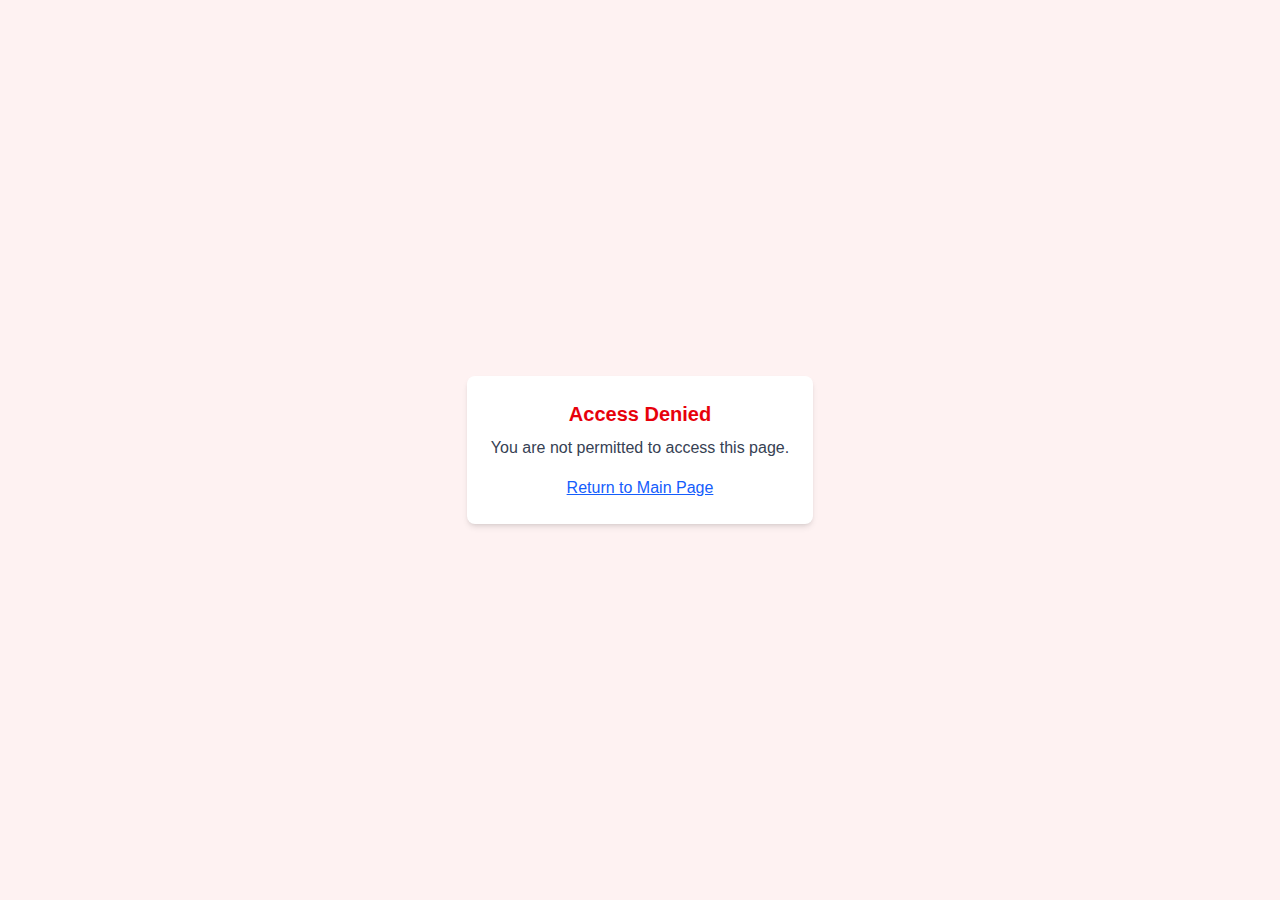
<file: start.html>
<!DOCTYPE html>
<html lang="en">

<head>
    <meta charSet="utf-8" />
    <meta name="viewport" content="width=device-width, initial-scale=1" />
    <link rel="preload" href="_next/static/media/4cf2300e9c8272f7-s.p.woff2" as="font" crossorigin=""
        type="font/woff2" />
    <link rel="preload" href="_next/static/media/93f479601ee12b01-s.p.woff2" as="font" crossorigin=""
        type="font/woff2" />
    <link rel="stylesheet" href="_next/static/css/fff11f5a038e3b5e.css" data-precedence="next" />
    <link rel="preload" as="script" fetchPriority="low" href="_next/static/chunks/webpack-6ae88a5c75739f60.js" />
    <script src="_next/static/chunks/4bd1b696-16d31fee7c0418ea.js" async=""></script>
    <script src="_next/static/chunks/587-08cd56b1ed7b7af6.js" async=""></script>
    <script src="_next/static/chunks/main-app-c9bae153db400337.js" async=""></script>
    <script src="_next/static/chunks/9c4e2130-5554831df367a087.js" async=""></script>
    <script src="_next/static/chunks/479ba886-e3358881a396dcd1.js" async=""></script>
    <script src="_next/static/chunks/app/start/page-691286c07902a63a.js" async=""></script>
    <meta name="next-size-adjust" content="" />
    <title>Create Next App</title>
    <meta name="description" content="Generated by create next app" />
    <link rel="icon" href="favicon.ico" type="image/x-icon" sizes="16x16" />
    <link href="https://fonts.cdnfonts.com/css/minion-pro" rel="stylesheet" />
    <link
        href="https://fonts.googleapis.com/css2?family=Source+Serif+4:ital,opsz,wght@0,8..60,200..900;1,8..60,200..900&amp;display=swap"
        rel="stylesheet" />
    <script src="_next/static/chunks/polyfills-42372ed130431b0a.js" noModule=""></script>
</head>

<body class="__variable_188709 __variable_9a8899 antialiased">
    <script src="_next/static/chunks/webpack-6ae88a5c75739f60.js" async=""></script>
    <script>(self.__next_f = self.__next_f || []).push([0])</script>
    <script>self.__next_f.push([1, "1:\"$Sreact.fragment\"\n2:I[5244,[],\"\"]\n3:I[3866,[],\"\"]\n4:I[7033,[],\"ClientPageRoot\"]\n5:I[6438,[\"512\",\"static/chunks/9c4e2130-5554831df367a087.js\",\"380\",\"static/chunks/479ba886-e3358881a396dcd1.js\",\"397\",\"static/chunks/app/start/page-691286c07902a63a.js\"],\"default\"]\n8:I[6213,[],\"OutletBoundary\"]\nb:I[6213,[],\"ViewportBoundary\"]\nd:I[6213,[],\"MetadataBoundary\"]\nf:I[4835,[],\"\"]\n:HL[\"/_next/static/media/4cf2300e9c8272f7-s.p.woff2\",\"font\",{\"crossOrigin\":\"\",\"type\":\"font/woff2\"}]\n:HL[\"/_next/static/media/93f479601ee12b01-s.p.woff2\",\"font\",{\"crossOrigin\":\"\",\"type\":\"font/woff2\"}]\n:HL[\"/_next/static/css/fff11f5a038e3b5e.css\",\"style\"]\n"])</script>
    <script>self.__next_f.push([1, "0:{\"P\":null,\"b\":\"5lTXcse8uDz3_7Km2kXm6\",\"p\":\"\",\"c\":[\"\",\"start\"],\"i\":false,\"f\":[[[\"\",{\"children\":[\"start\",{\"children\":[\"__PAGE__\",{}]}]},\"$undefined\",\"$undefined\",true],[\"\",[\"$\",\"$1\",\"c\",{\"children\":[[[\"$\",\"link\",\"0\",{\"rel\":\"stylesheet\",\"href\":\"/_next/static/css/fff11f5a038e3b5e.css\",\"precedence\":\"next\",\"crossOrigin\":\"$undefined\",\"nonce\":\"$undefined\"}]],[\"$\",\"html\",null,{\"lang\":\"en\",\"children\":[[\"$\",\"head\",null,{\"children\":[[\"$\",\"link\",null,{\"href\":\"https://fonts.cdnfonts.com/css/minion-pro\",\"rel\":\"stylesheet\"}],[\"$\",\"link\",null,{\"href\":\"https://fonts.googleapis.com/css2?family=Source+Serif+4:ital,opsz,wght@0,8..60,200..900;1,8..60,200..900\u0026display=swap\",\"rel\":\"stylesheet\"}]]}],[\"$\",\"body\",null,{\"className\":\"__variable_188709 __variable_9a8899 antialiased\",\"children\":[\"$\",\"$L2\",null,{\"parallelRouterKey\":\"children\",\"error\":\"$undefined\",\"errorStyles\":\"$undefined\",\"errorScripts\":\"$undefined\",\"template\":[\"$\",\"$L3\",null,{}],\"templateStyles\":\"$undefined\",\"templateScripts\":\"$undefined\",\"notFound\":[[[\"$\",\"title\",null,{\"children\":\"404: This page could not be found.\"}],[\"$\",\"div\",null,{\"style\":{\"fontFamily\":\"system-ui,\\\"Segoe UI\\\",Roboto,Helvetica,Arial,sans-serif,\\\"Apple Color Emoji\\\",\\\"Segoe UI Emoji\\\"\",\"height\":\"100vh\",\"textAlign\":\"center\",\"display\":\"flex\",\"flexDirection\":\"column\",\"alignItems\":\"center\",\"justifyContent\":\"center\"},\"children\":[\"$\",\"div\",null,{\"children\":[[\"$\",\"style\",null,{\"dangerouslySetInnerHTML\":{\"__html\":\"body{color:#000;background:#fff;margin:0}.next-error-h1{border-right:1px solid rgba(0,0,0,.3)}@media (prefers-color-scheme:dark){body{color:#fff;background:#000}.next-error-h1{border-right:1px solid rgba(255,255,255,.3)}}\"}}],[\"$\",\"h1\",null,{\"className\":\"next-error-h1\",\"style\":{\"display\":\"inline-block\",\"margin\":\"0 20px 0 0\",\"padding\":\"0 23px 0 0\",\"fontSize\":24,\"fontWeight\":500,\"verticalAlign\":\"top\",\"lineHeight\":\"49px\"},\"children\":404}],[\"$\",\"div\",null,{\"style\":{\"display\":\"inline-block\"},\"children\":[\"$\",\"h2\",null,{\"style\":{\"fontSize\":14,\"fontWeight\":400,\"lineHeight\":\"49px\",\"margin\":0},\"children\":\"This page could not be found.\"}]}]]}]}]],\"$undefined\",[]],\"forbidden\":\"$undefined\",\"unauthorized\":\"$undefined\"}]}]]}]]}],{\"children\":[\"start\",[\"$\",\"$1\",\"c\",{\"children\":[null,[\"$\",\"$L2\",null,{\"parallelRouterKey\":\"children\",\"error\":\"$undefined\",\"errorStyles\":\"$undefined\",\"errorScripts\":\"$undefined\",\"template\":[\"$\",\"$L3\",null,{}],\"templateStyles\":\"$undefined\",\"templateScripts\":\"$undefined\",\"notFound\":\"$undefined\",\"forbidden\":\"$undefined\",\"unauthorized\":\"$undefined\"}]]}],{\"children\":[\"__PAGE__\",[\"$\",\"$1\",\"c\",{\"children\":[[\"$\",\"$L4\",null,{\"Component\":\"$5\",\"searchParams\":{},\"params\":{},\"promises\":[\"$@6\",\"$@7\"]}],\"$undefined\",null,[\"$\",\"$L8\",null,{\"children\":[\"$L9\",\"$La\",null]}]]}],{},null,false]},null,false]},null,false],[\"$\",\"$1\",\"h\",{\"children\":[null,[\"$\",\"$1\",\"-oMmvuccIq3msp4ezn-XL\",{\"children\":[[\"$\",\"$Lb\",null,{\"children\":\"$Lc\"}],[\"$\",\"meta\",null,{\"name\":\"next-size-adjust\",\"content\":\"\"}]]}],[\"$\",\"$Ld\",null,{\"children\":\"$Le\"}]]}],false]],\"m\":\"$undefined\",\"G\":[\"$f\",\"$undefined\"],\"s\":false,\"S\":true}\n"])</script>
    <script>self.__next_f.push([1, "6:{}\n7:{}\n"])</script>
    <script>self.__next_f.push([1, "c:[[\"$\",\"meta\",\"0\",{\"charSet\":\"utf-8\"}],[\"$\",\"meta\",\"1\",{\"name\":\"viewport\",\"content\":\"width=device-width, initial-scale=1\"}]]\n9:null\n"])</script>
    <script>self.__next_f.push([1, "a:null\ne:[[\"$\",\"title\",\"0\",{\"children\":\"Create Next App\"}],[\"$\",\"meta\",\"1\",{\"name\":\"description\",\"content\":\"Generated by create next app\"}],[\"$\",\"link\",\"2\",{\"rel\":\"icon\",\"href\":\"/favicon.ico\",\"type\":\"image/x-icon\",\"sizes\":\"16x16\"}]]\n"])</script>
</body>

</html>
</file>
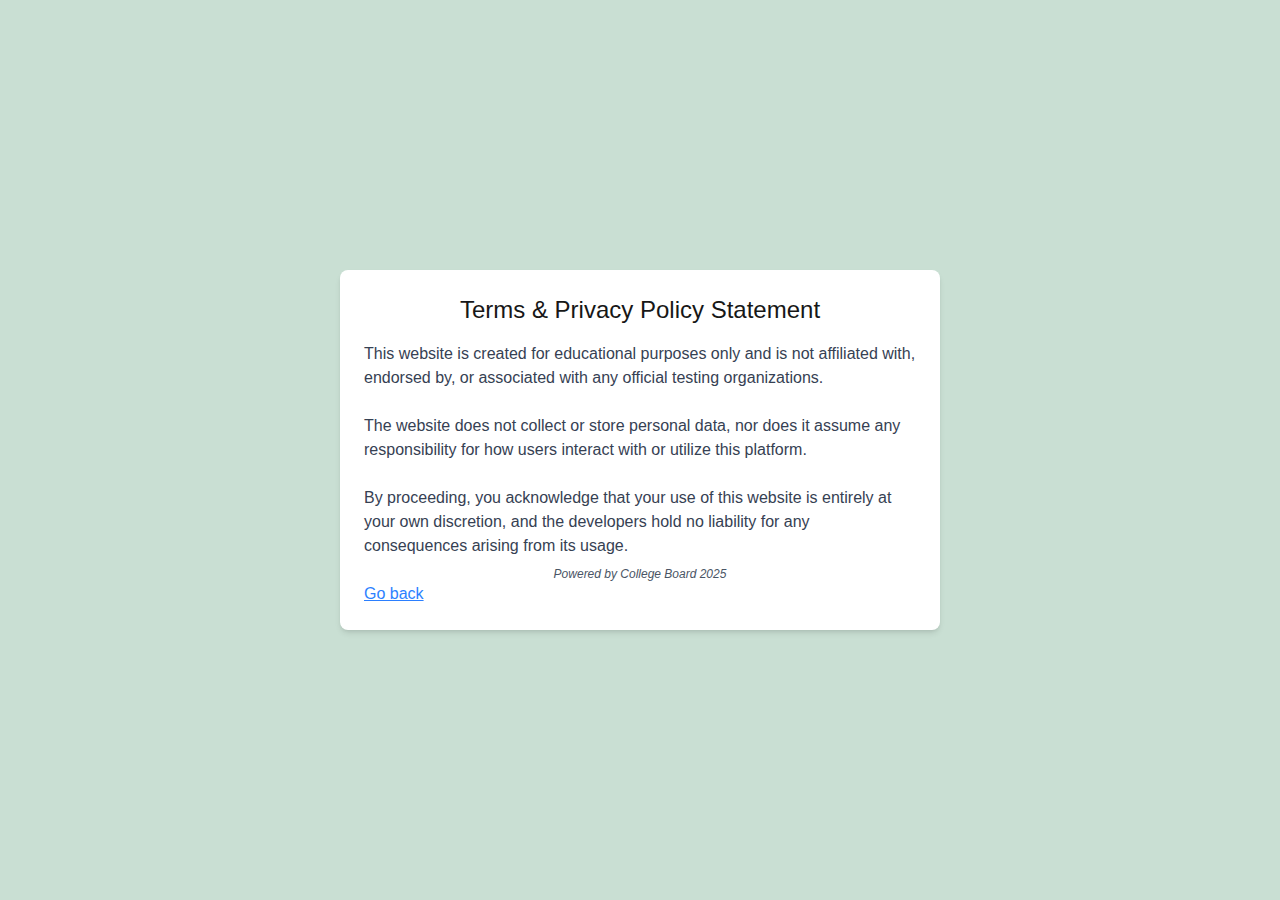
<file: terms.html>
<!DOCTYPE html><html lang="en"><head><meta charSet="utf-8"/><meta name="viewport" content="width=device-width, initial-scale=1"/><link rel="preload" href="_next/static/media/4cf2300e9c8272f7-s.p.woff2" as="font" crossorigin="" type="font/woff2"/><link rel="preload" href="_next/static/media/93f479601ee12b01-s.p.woff2" as="font" crossorigin="" type="font/woff2"/><link rel="stylesheet" href="_next/static/css/fff11f5a038e3b5e.css" data-precedence="next"/><link rel="preload" as="script" fetchPriority="low" href="_next/static/chunks/webpack-6ae88a5c75739f60.js"/><script src="_next/static/chunks/4bd1b696-16d31fee7c0418ea.js" async=""></script><script src="_next/static/chunks/587-08cd56b1ed7b7af6.js" async=""></script><script src="_next/static/chunks/main-app-c9bae153db400337.js" async=""></script><script src="_next/static/chunks/app/terms/page-670e50f2e30323c7.js" async=""></script><meta name="next-size-adjust" content=""/><title>Create Next App</title><meta name="description" content="Generated by create next app"/><link rel="icon" href="favicon.ico" type="image/x-icon" sizes="16x16"/><link href="https://fonts.cdnfonts.com/css/minion-pro" rel="stylesheet"/><link href="https://fonts.googleapis.com/css2?family=Source+Serif+4:ital,opsz,wght@0,8..60,200..900;1,8..60,200..900&amp;display=swap" rel="stylesheet"/><script src="_next/static/chunks/polyfills-42372ed130431b0a.js" noModule=""></script></head><body class="__variable_188709 __variable_9a8899 antialiased"><div class="min-h-screen bg-[#c9dfd3] flex flex-col items-center justify-center p-4"><div class="bg-white p-6 rounded-lg shadow-md w-[600px]"><h1 class="text-2xl mb-4 text-center">Terms &amp; Privacy Policy Statement</h1><p class="mt-2 text-gray-700">This website is created for educational purposes only and is not affiliated with, endorsed by, or associated with any official testing organizations.<br/><br/>The website does not collect or store personal data, nor does it assume any responsibility for how users interact with or utilize this platform.<br/><br/>By proceeding, you acknowledge that your use of this website is entirely at your own discretion, and the developers hold no liability for any consequences arising from its usage.</p><p class="mt-2 text-xs text-gray-600 italic text-center">Powered by College Board 2025</p><a class="text-blue-500 underline" href="index.html">Go back</a></div></div><script src="_next/static/chunks/webpack-6ae88a5c75739f60.js" async=""></script><script>(self.__next_f=self.__next_f||[]).push([0])</script><script>self.__next_f.push([1,"1:\"$Sreact.fragment\"\n2:I[5244,[],\"\"]\n3:I[3866,[],\"\"]\n4:I[7033,[],\"ClientPageRoot\"]\n5:I[7391,[\"66\",\"static/chunks/app/terms/page-670e50f2e30323c7.js\"],\"default\"]\n8:I[6213,[],\"OutletBoundary\"]\nb:I[6213,[],\"ViewportBoundary\"]\nd:I[6213,[],\"MetadataBoundary\"]\nf:I[4835,[],\"\"]\n:HL[\"/_next/static/media/4cf2300e9c8272f7-s.p.woff2\",\"font\",{\"crossOrigin\":\"\",\"type\":\"font/woff2\"}]\n:HL[\"/_next/static/media/93f479601ee12b01-s.p.woff2\",\"font\",{\"crossOrigin\":\"\",\"type\":\"font/woff2\"}]\n:HL[\"/_next/static/css/fff11f5a038e3b5e.css\",\"style\"]\n"])</script><script>self.__next_f.push([1,"0:{\"P\":null,\"b\":\"5lTXcse8uDz3_7Km2kXm6\",\"p\":\"\",\"c\":[\"\",\"terms\"],\"i\":false,\"f\":[[[\"\",{\"children\":[\"terms\",{\"children\":[\"__PAGE__\",{}]}]},\"$undefined\",\"$undefined\",true],[\"\",[\"$\",\"$1\",\"c\",{\"children\":[[[\"$\",\"link\",\"0\",{\"rel\":\"stylesheet\",\"href\":\"/_next/static/css/fff11f5a038e3b5e.css\",\"precedence\":\"next\",\"crossOrigin\":\"$undefined\",\"nonce\":\"$undefined\"}]],[\"$\",\"html\",null,{\"lang\":\"en\",\"children\":[[\"$\",\"head\",null,{\"children\":[[\"$\",\"link\",null,{\"href\":\"https://fonts.cdnfonts.com/css/minion-pro\",\"rel\":\"stylesheet\"}],[\"$\",\"link\",null,{\"href\":\"https://fonts.googleapis.com/css2?family=Source+Serif+4:ital,opsz,wght@0,8..60,200..900;1,8..60,200..900\u0026display=swap\",\"rel\":\"stylesheet\"}]]}],[\"$\",\"body\",null,{\"className\":\"__variable_188709 __variable_9a8899 antialiased\",\"children\":[\"$\",\"$L2\",null,{\"parallelRouterKey\":\"children\",\"error\":\"$undefined\",\"errorStyles\":\"$undefined\",\"errorScripts\":\"$undefined\",\"template\":[\"$\",\"$L3\",null,{}],\"templateStyles\":\"$undefined\",\"templateScripts\":\"$undefined\",\"notFound\":[[[\"$\",\"title\",null,{\"children\":\"404: This page could not be found.\"}],[\"$\",\"div\",null,{\"style\":{\"fontFamily\":\"system-ui,\\\"Segoe UI\\\",Roboto,Helvetica,Arial,sans-serif,\\\"Apple Color Emoji\\\",\\\"Segoe UI Emoji\\\"\",\"height\":\"100vh\",\"textAlign\":\"center\",\"display\":\"flex\",\"flexDirection\":\"column\",\"alignItems\":\"center\",\"justifyContent\":\"center\"},\"children\":[\"$\",\"div\",null,{\"children\":[[\"$\",\"style\",null,{\"dangerouslySetInnerHTML\":{\"__html\":\"body{color:#000;background:#fff;margin:0}.next-error-h1{border-right:1px solid rgba(0,0,0,.3)}@media (prefers-color-scheme:dark){body{color:#fff;background:#000}.next-error-h1{border-right:1px solid rgba(255,255,255,.3)}}\"}}],[\"$\",\"h1\",null,{\"className\":\"next-error-h1\",\"style\":{\"display\":\"inline-block\",\"margin\":\"0 20px 0 0\",\"padding\":\"0 23px 0 0\",\"fontSize\":24,\"fontWeight\":500,\"verticalAlign\":\"top\",\"lineHeight\":\"49px\"},\"children\":404}],[\"$\",\"div\",null,{\"style\":{\"display\":\"inline-block\"},\"children\":[\"$\",\"h2\",null,{\"style\":{\"fontSize\":14,\"fontWeight\":400,\"lineHeight\":\"49px\",\"margin\":0},\"children\":\"This page could not be found.\"}]}]]}]}]],\"$undefined\",[]],\"forbidden\":\"$undefined\",\"unauthorized\":\"$undefined\"}]}]]}]]}],{\"children\":[\"terms\",[\"$\",\"$1\",\"c\",{\"children\":[null,[\"$\",\"$L2\",null,{\"parallelRouterKey\":\"children\",\"error\":\"$undefined\",\"errorStyles\":\"$undefined\",\"errorScripts\":\"$undefined\",\"template\":[\"$\",\"$L3\",null,{}],\"templateStyles\":\"$undefined\",\"templateScripts\":\"$undefined\",\"notFound\":\"$undefined\",\"forbidden\":\"$undefined\",\"unauthorized\":\"$undefined\"}]]}],{\"children\":[\"__PAGE__\",[\"$\",\"$1\",\"c\",{\"children\":[[\"$\",\"$L4\",null,{\"Component\":\"$5\",\"searchParams\":{},\"params\":{},\"promises\":[\"$@6\",\"$@7\"]}],\"$undefined\",null,[\"$\",\"$L8\",null,{\"children\":[\"$L9\",\"$La\",null]}]]}],{},null,false]},null,false]},null,false],[\"$\",\"$1\",\"h\",{\"children\":[null,[\"$\",\"$1\",\"efA4nwosdiDYPOIzpFc6n\",{\"children\":[[\"$\",\"$Lb\",null,{\"children\":\"$Lc\"}],[\"$\",\"meta\",null,{\"name\":\"next-size-adjust\",\"content\":\"\"}]]}],[\"$\",\"$Ld\",null,{\"children\":\"$Le\"}]]}],false]],\"m\":\"$undefined\",\"G\":[\"$f\",\"$undefined\"],\"s\":false,\"S\":true}\n"])</script><script>self.__next_f.push([1,"6:{}\n7:{}\n"])</script><script>self.__next_f.push([1,"c:[[\"$\",\"meta\",\"0\",{\"charSet\":\"utf-8\"}],[\"$\",\"meta\",\"1\",{\"name\":\"viewport\",\"content\":\"width=device-width, initial-scale=1\"}]]\n9:null\n"])</script><script>self.__next_f.push([1,"a:null\ne:[[\"$\",\"title\",\"0\",{\"children\":\"Create Next App\"}],[\"$\",\"meta\",\"1\",{\"name\":\"description\",\"content\":\"Generated by create next app\"}],[\"$\",\"link\",\"2\",{\"rel\":\"icon\",\"href\":\"/favicon.ico\",\"type\":\"image/x-icon\",\"sizes\":\"16x16\"}]]\n"])</script></body></html>
</file>
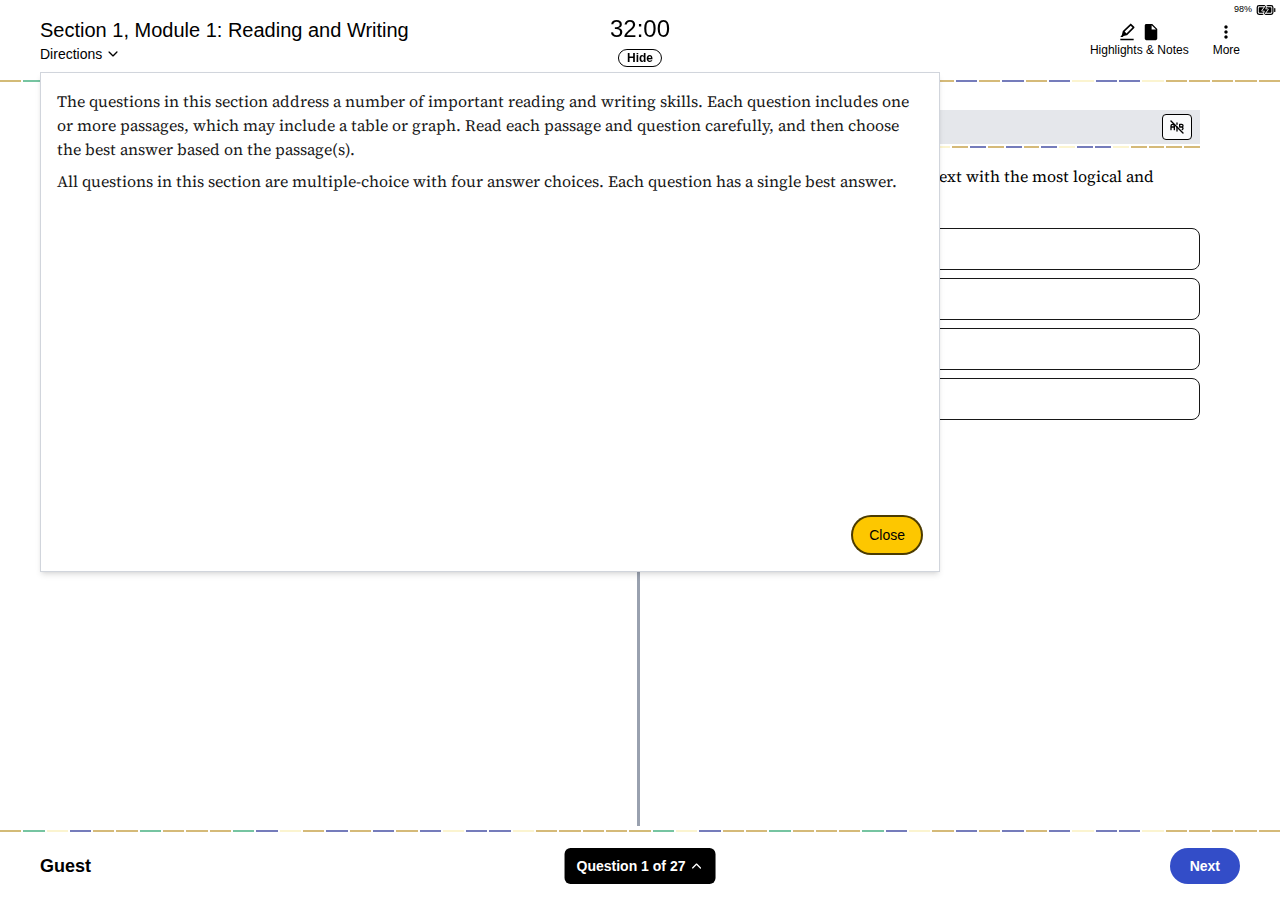
<file: test.html>
<!DOCTYPE html><html lang="en"><head><meta charSet="utf-8"/><meta name="viewport" content="width=device-width, initial-scale=1"/><link rel="preload" href="_next/static/media/4cf2300e9c8272f7-s.p.woff2" as="font" crossorigin="" type="font/woff2"/><link rel="preload" href="_next/static/media/93f479601ee12b01-s.p.woff2" as="font" crossorigin="" type="font/woff2"/><link rel="stylesheet" href="_next/static/css/fff11f5a038e3b5e.css" data-precedence="next"/><link rel="preload" as="script" fetchPriority="low" href="_next/static/chunks/webpack-6ae88a5c75739f60.js"/><script src="_next/static/chunks/4bd1b696-16d31fee7c0418ea.js" async=""></script><script src="_next/static/chunks/587-08cd56b1ed7b7af6.js" async=""></script><script src="_next/static/chunks/main-app-c9bae153db400337.js" async=""></script><script src="_next/static/chunks/9c4e2130-5554831df367a087.js" async=""></script><script src="_next/static/chunks/f8025e75-88d81abbc80e217c.js" async=""></script><script src="_next/static/chunks/795d4814-3a337fd028c275a2.js" async=""></script><script src="_next/static/chunks/53c13509-c1d178a274db9671.js" async=""></script><script src="_next/static/chunks/59650de3-461b06c180afbb5d.js" async=""></script><script src="_next/static/chunks/8e1d74a4-1aab10d91acf188d.js" async=""></script><script src="_next/static/chunks/5e22fd23-88f37a64787a5db1.js" async=""></script><script src="_next/static/chunks/e34aaff9-27c6656c9cd54475.js" async=""></script><script src="_next/static/chunks/3d47b92a-efc5b4eeaf7a51ce.js" async=""></script><script src="_next/static/chunks/965-6f072a3a8b8547fe.js" async=""></script><script src="_next/static/chunks/app/test/page-539e225bad3c6b0f.js" async=""></script><meta name="next-size-adjust" content=""/><title>Create Next App</title><meta name="description" content="Generated by create next app"/><link rel="icon" href="favicon.ico" type="image/x-icon" sizes="16x16"/><link href="https://fonts.cdnfonts.com/css/minion-pro" rel="stylesheet"/><link href="https://fonts.googleapis.com/css2?family=Source+Serif+4:ital,opsz,wght@0,8..60,200..900;1,8..60,200..900&amp;display=swap" rel="stylesheet"/><script src="_next/static/chunks/polyfills-42372ed130431b0a.js" noModule=""></script></head><body class="__variable_188709 __variable_9a8899 antialiased"><div class="min-h-screen bg-white flex flex-col relative"><div class="absolute top-0 right-1 flex items-center gap-1 text-black"><span class="ordinary-font text-[9px]">98%</span><svg stroke="currentColor" fill="currentColor" stroke-width="0" viewBox="0 0 512 512" class="text-xl" height="1em" width="1em" xmlns="http://www.w3.org/2000/svg"><path d="M48 322.3V189.7A29.74 29.74 0 0 1 77.7 160h137.44l24.4-32H77.7A61.77 61.77 0 0 0 16 189.7v132.6A61.77 61.77 0 0 0 77.7 384h96.85a22.57 22.57 0 0 1 .26-7.32l.15-.75.21-.73 6.5-23.2H77.7A29.74 29.74 0 0 1 48 322.3zM386.3 128h-98.64a22.69 22.69 0 0 1-.27 7.2l-.15.74-.21.73-6.54 23.33H386.3a29.74 29.74 0 0 1 29.7 29.7v132.6a29.74 29.74 0 0 1-29.7 29.7H247l-24.42 32H386.3a61.77 61.77 0 0 0 61.7-61.7V189.7a61.77 61.77 0 0 0-61.7-61.7z"></path><path d="M162.65 294.16a24.37 24.37 0 0 1-21.56-13 25 25 0 0 1 1.42-25.83l.31-.46.33-.44L197.62 183H89.69a20 20 0 0 0-20 20v106a20 20 0 0 0 20 20h98.42l9.78-34.86z"></path><path d="m276.07 280.89 27.07-35.49a5.2 5.2 0 0 0 .77-1.91 5 5 0 0 0 .08-.66 5 5 0 0 0-.08-1.29 5.11 5.11 0 0 0-.68-1.75 4.76 4.76 0 0 0-.78-.95 3.48 3.48 0 0 0-.48-.38 4 4 0 0 0-1.11-.55 4.28 4.28 0 0 0-1.31-.2h-61.62l12.12-43.21 3.23-11.5 6.21-22.16.51-1.84 7.79-27.76a3.51 3.51 0 0 0 .05-.55v-.16c0-.05 0-.26-.05-.38s0-.09 0-.14a2.2 2.2 0 0 0-.17-.45 3.77 3.77 0 0 0-.26-.39l-.09-.1a2.73 2.73 0 0 0-.25-.23l-.1-.08a3.14 3.14 0 0 0-.39-.24 2 2 0 0 0-.41-.14h-.59a2.3 2.3 0 0 0-.45 0 1.9 1.9 0 0 0-.42.15l-.13.07-.3.21-.11.1a2.4 2.4 0 0 0-.36.41l-18 23.63-13.14 17.22-9.85 12.83-63.71 83.55a5.72 5.72 0 0 0-.44.8 4.78 4.78 0 0 0-.35 1.09 4.7 4.7 0 0 0-.08 1.29 4.86 4.86 0 0 0 2 3.71 4.74 4.74 0 0 0 .54.31 4.31 4.31 0 0 0 1.89.43h61.62L194.42 380.6a3.64 3.64 0 0 0 0 .56v.15a2.32 2.32 0 0 0 .06.38.58.58 0 0 0 0 .14 2.2 2.2 0 0 0 .17.45 3.62 3.62 0 0 0 .26.38l.09.1.25.24a.39.39 0 0 1 .1.08 2.22 2.22 0 0 0 .39.23 2.83 2.83 0 0 0 .41.14h.13a1.86 1.86 0 0 0 .33 0h.13a2.32 2.32 0 0 0 .45-.06 2.05 2.05 0 0 0 .41-.16l.13-.07.3-.21.11-.09a2.4 2.4 0 0 0 .36-.41L221.82 352l17.53-23z"></path><path d="m319.5 256.93-.46.6L264.51 329h109.8a20 20 0 0 0 20-20V203a20 20 0 0 0-20-20H274.05l-9.74 34.73h35.24A24.35 24.35 0 0 1 321 230.5a25.21 25.21 0 0 1-1 25.79zM480 202.67a16 16 0 0 0-16 16v74.66a16 16 0 0 0 32 0v-74.66a16 16 0 0 0-16-16z"></path></svg></div><div class="py-4 px-10 border-gray-300 flex items-center justify-between relative"><div class="flex flex-col relative"><h2 class="text-black text-xl font-medium">Section 1, Module 1: Reading and Writing</h2><button class="text-black font-medium text-sm flex items-center gap-1 cursor-pointer hover:bg-orange-50 rounded-md">Directions <svg stroke="currentColor" fill="currentColor" stroke-width="0" viewBox="0 0 512 512" height="1em" width="1em" xmlns="http://www.w3.org/2000/svg"><path d="M256 294.1L383 167c9.4-9.4 24.6-9.4 33.9 0s9.3 24.6 0 34L273 345c-9.1 9.1-23.7 9.3-33.1.7L95 201.1c-4.7-4.7-7-10.9-7-17s2.3-12.3 7-17c9.4-9.4 24.6-9.4 33.9 0l127.1 127z"></path></svg></button><div class="absolute top-12 left-0 z-50 bg-white border border-gray-300 shadow-md w-[900px] h-[500px] p-4 mt-2  flex flex-col justify-between"><p class="text-base mb-4 minion-pro"><span class="block mb-2">The questions in this section address a number of important reading and writing skills. Each question includes one or more passages, which may include a table or graph. Read each passage and question carefully, and then choose the best answer based on the passage(s).</span><span class="block">All questions in this section are multiple-choice with four answer choices. Each question has a single best answer.</span></p><div class="text-right"><button class="bg-yellow-400 text-black cursor-pointer px-4 py-2 text-sm rounded-3xl border-2 border-black/70 hover:bg-yellow-500/90  hover:underline">Close</button></div></div></div><div class="absolute left-1/2 transform -translate-x-1/2 flex flex-col items-center"><div class="text-2xl font-medium bg-white rounded-lg text-black">32:00</div><button class="mt-1 px-2 text-xs font-bold text-black bg-white border border-black rounded-full hover:bg-orange-50 transition cursor-pointer">Hide</button></div><div class="flex items-center gap-6 relative"><button class="flex flex-col items-center text-black cursor-pointer hover:bg-orange-50 rounded-md"><div class="flex gap-1"><svg stroke="currentColor" fill="currentColor" stroke-width="0" viewBox="0 0 24 24" class="text-xl" height="1em" width="1em" xmlns="http://www.w3.org/2000/svg"><path d="m20.707 5.826-3.535-3.533a.999.999 0 0 0-1.408-.006L7.096 10.82a1.01 1.01 0 0 0-.273.488l-1.024 4.437L4 18h2.828l1.142-1.129 3.588-.828c.18-.042.345-.133.477-.262l8.667-8.535a1 1 0 0 0 .005-1.42zm-9.369 7.833-2.121-2.12 7.243-7.131 2.12 2.12-7.242 7.131zM4 20h16v2H4z"></path></svg><svg stroke="currentColor" fill="currentColor" stroke-width="0" viewBox="0 0 512 512" class="text-xl" height="1em" width="1em" xmlns="http://www.w3.org/2000/svg"><path d="M288 48H136c-22.092 0-40 17.908-40 40v336c0 22.092 17.908 40 40 40h240c22.092 0 40-17.908 40-40V176L288 48zm-16 144V80l112 112H272z"></path></svg></div><span class="text-xs">Highlights &amp; Notes</span></button><button class="flex flex-col items-center text-black cursor-pointer hover:bg-orange-50 rounded-md"><svg stroke="currentColor" fill="currentColor" stroke-width="0" viewBox="0 0 24 24" class="text-xl" height="1em" width="1em" xmlns="http://www.w3.org/2000/svg"><path fill="none" d="M0 0h24v24H0z"></path><path d="M12 8c1.1 0 2-.9 2-2s-.9-2-2-2-2 .9-2 2 .9 2 2 2zm0 2c-1.1 0-2 .9-2 2s.9 2 2 2 2-.9 2-2-.9-2-2-2zm0 6c-1.1 0-2 .9-2 2s.9 2 2 2 2-.9 2-2-.9-2-2-2z"></path></svg><span class="text-xs">More</span></button></div></div><div class="flex flex-grow flex-col"><div class="w-full flex justify-center items-center gap-[2px] p-0"><div class="w-8 h-[2px]" style="background-color:#d3bb77"></div><div class="w-8 h-[2px]" style="background-color:#76c4a1"></div><div class="w-8 h-[2px]" style="background-color:#fbf4d0"></div><div class="w-8 h-[2px]" style="background-color:#757cbb"></div><div class="w-8 h-[2px]" style="background-color:#d5ba79"></div><div class="w-8 h-[2px]" style="background-color:#d5ba79"></div><div class="w-8 h-[2px]" style="background-color:#76c4a1"></div><div class="w-8 h-[2px]" style="background-color:#d5ba79"></div><div class="w-8 h-[2px]" style="background-color:#d5ba79"></div><div class="w-8 h-[2px]" style="background-color:#d5ba79"></div><div class="w-8 h-[2px]" style="background-color:#76c4a1"></div><div class="w-8 h-[2px]" style="background-color:#757cbb"></div><div class="w-8 h-[2px]" style="background-color:#fbf4d0"></div><div class="w-8 h-[2px]" style="background-color:#d5ba79"></div><div class="w-8 h-[2px]" style="background-color:#757cbb"></div><div class="w-8 h-[2px]" style="background-color:#d5ba79"></div><div class="w-8 h-[2px]" style="background-color:#757cbb"></div><div class="w-8 h-[2px]" style="background-color:#d5ba79"></div><div class="w-8 h-[2px]" style="background-color:#757cbb"></div><div class="w-8 h-[2px]" style="background-color:#fbf4d0"></div><div class="w-8 h-[2px]" style="background-color:#757cbb"></div><div class="w-8 h-[2px]" style="background-color:#757cbb"></div><div class="w-8 h-[2px]" style="background-color:#fbf4d0"></div><div class="w-8 h-[2px]" style="background-color:#d5ba79"></div><div class="w-8 h-[2px]" style="background-color:#d5ba79"></div><div class="w-8 h-[2px]" style="background-color:#d5ba79"></div><div class="w-8 h-[2px]" style="background-color:#d5ba79"></div><div class="w-8 h-[2px]" style="background-color:#d3bb77"></div><div class="w-8 h-[2px]" style="background-color:#76c4a1"></div><div class="w-8 h-[2px]" style="background-color:#fbf4d0"></div><div class="w-8 h-[2px]" style="background-color:#757cbb"></div><div class="w-8 h-[2px]" style="background-color:#d5ba79"></div><div class="w-8 h-[2px]" style="background-color:#d5ba79"></div><div class="w-8 h-[2px]" style="background-color:#76c4a1"></div><div class="w-8 h-[2px]" style="background-color:#d5ba79"></div><div class="w-8 h-[2px]" style="background-color:#d5ba79"></div><div class="w-8 h-[2px]" style="background-color:#d5ba79"></div><div class="w-8 h-[2px]" style="background-color:#76c4a1"></div><div class="w-8 h-[2px]" style="background-color:#757cbb"></div><div class="w-8 h-[2px]" style="background-color:#fbf4d0"></div><div class="w-8 h-[2px]" style="background-color:#d5ba79"></div><div class="w-8 h-[2px]" style="background-color:#757cbb"></div><div class="w-8 h-[2px]" style="background-color:#d5ba79"></div><div class="w-8 h-[2px]" style="background-color:#757cbb"></div><div class="w-8 h-[2px]" style="background-color:#d5ba79"></div><div class="w-8 h-[2px]" style="background-color:#757cbb"></div><div class="w-8 h-[2px]" style="background-color:#fbf4d0"></div><div class="w-8 h-[2px]" style="background-color:#757cbb"></div><div class="w-8 h-[2px]" style="background-color:#757cbb"></div><div class="w-8 h-[2px]" style="background-color:#fbf4d0"></div><div class="w-8 h-[2px]" style="background-color:#d5ba79"></div><div class="w-8 h-[2px]" style="background-color:#d5ba79"></div><div class="w-8 h-[2px]" style="background-color:#d5ba79"></div><div class="w-8 h-[2px]" style="background-color:#d5ba79"></div><div class="w-8 h-[2px]" style="background-color:#d5ba79"></div></div><div class="flex flex-grow my-1"><div class="w-1/2 p-6"><p class="px-20 mt-4 minion-pro font-light text-base"><span>Ofelia Zepeda’s research suggests that ease of decision making may be linked to communication between two brain regions, the prefrontal cortex and the parietal cortex. Individuals tend to be more decisive if the information flow between these regions is increased, whereas they make choices more slowly when information flow is <span class="border-b-1 border-black inline-block w-14 align-baseline"></span></span><span>.</span></p></div><div class="relative w-[3px] bg-gray-400 cursor-col-resize"><div class="absolute cursor-pointer top-3 left-4 w-8 h-8 bg-white rounded-full flex items-center justify-center border shadow-md text-gray-500 text-lg"><svg stroke="currentColor" fill="none" stroke-width="2" viewBox="0 0 24 24" stroke-linecap="round" stroke-linejoin="round" height="1em" width="1em" xmlns="http://www.w3.org/2000/svg"><path d="M13 3h6a2 2 0 0 1 2 2v14a2 2 0 0 1-2 2H5a2 2 0 0 1-2-2v-6"></path><path d="m3 3 9 9"></path><path d="M3 9V3h6"></path></svg></div><div class="absolute cursor-pointer top-3 right-4 w-8 h-8 bg-white rounded-full flex items-center justify-center border shadow-md text-gray-500 text-lg"><svg stroke="currentColor" fill="none" stroke-width="2" viewBox="0 0 24 24" stroke-linecap="round" stroke-linejoin="round" height="1em" width="1em" xmlns="http://www.w3.org/2000/svg"><path d="M21 13v6a2 2 0 0 1-2 2H5a2 2 0 0 1-2-2V5a2 2 0 0 1 2-2h6"></path><path d="m21 3-9 9"></path><path d="M15 3h6v6"></path></svg></div></div><div class="w-1/2 p-6 px-20"><div class="flex items-center justify-between mb-[2px]"><div class="text-base bg-black text-white px-2 py-1 font-semibold">1</div><div class="text-base bg-gray-200 w-full py-1 flex items-center justify-between"><button class="flex items-center justify-between gap-1 hover:underline cursor-pointer"><svg stroke="currentColor" fill="currentColor" stroke-width="0" viewBox="0 0 384 512" class="text-lg ml-2 text-gray-600" height="1em" width="1em" xmlns="http://www.w3.org/2000/svg"><path d="M336 0H48C21.49 0 0 21.49 0 48v464l192-112 192 112V48c0-26.51-21.49-48-48-48zm0 428.43l-144-84-144 84V54a6 6 0 0 1 6-6h276c3.314 0 6 2.683 6 5.996V428.43z"></path></svg><span class="text-sm">Mark for Review</span></button><div class="mr-2 text-black bg-gray-50 rounded border border-black hover:bg-gray-50/80 px-1.5 py-1 font-semibold cursor-pointer"><svg stroke="currentColor" fill="none" stroke-width="2" viewBox="0 0 24 24" stroke-linecap="round" stroke-linejoin="round" height="1em" width="1em" xmlns="http://www.w3.org/2000/svg"><path d="M3 16v-5.5a2.5 2.5 0 0 1 5 0v5.5m0 -4h-5"></path><path d="M12 12v6"></path><path d="M12 6v2"></path><path d="M16 8h3a2 2 0 1 1 0 4h-3m3 0a2 2 0 0 1 .83 3.82m-3.83 -3.82v-4"></path><path d="M3 3l18 18"></path></svg></div></div></div><div class="w-full flex justify-center items-center gap-[2px] p-0"><div class="w-8 h-[2px]" style="background-color:#d3bb77"></div><div class="w-8 h-[2px]" style="background-color:#76c4a1"></div><div class="w-8 h-[2px]" style="background-color:#fbf4d0"></div><div class="w-8 h-[2px]" style="background-color:#757cbb"></div><div class="w-8 h-[2px]" style="background-color:#d5ba79"></div><div class="w-8 h-[2px]" style="background-color:#d5ba79"></div><div class="w-8 h-[2px]" style="background-color:#76c4a1"></div><div class="w-8 h-[2px]" style="background-color:#d5ba79"></div><div class="w-8 h-[2px]" style="background-color:#d5ba79"></div><div class="w-8 h-[2px]" style="background-color:#d5ba79"></div><div class="w-8 h-[2px]" style="background-color:#76c4a1"></div><div class="w-8 h-[2px]" style="background-color:#757cbb"></div><div class="w-8 h-[2px]" style="background-color:#fbf4d0"></div><div class="w-8 h-[2px]" style="background-color:#d5ba79"></div><div class="w-8 h-[2px]" style="background-color:#757cbb"></div><div class="w-8 h-[2px]" style="background-color:#d5ba79"></div><div class="w-8 h-[2px]" style="background-color:#757cbb"></div><div class="w-8 h-[2px]" style="background-color:#d5ba79"></div><div class="w-8 h-[2px]" style="background-color:#757cbb"></div><div class="w-8 h-[2px]" style="background-color:#fbf4d0"></div><div class="w-8 h-[2px]" style="background-color:#757cbb"></div><div class="w-8 h-[2px]" style="background-color:#757cbb"></div><div class="w-8 h-[2px]" style="background-color:#fbf4d0"></div><div class="w-8 h-[2px]" style="background-color:#d5ba79"></div><div class="w-8 h-[2px]" style="background-color:#d5ba79"></div><div class="w-8 h-[2px]" style="background-color:#d5ba79"></div><div class="w-8 h-[2px]" style="background-color:#d5ba79"></div></div><p class="text-black minion-pro text-base mb-4 mt-4">Which choice completes the text with the most logical and precise word or phrase?</p><label class="flex items-center px-3 py-2 border rounded-lg mb-2 cursor-pointer hover:bg-gray-100 minion-pro text-base "><input type="radio" class="hidden" name="question-1" value="reduced"/><div class="w-6 h-6 flex items-center justify-center font-bold border rounded-full mr-4 ordinary-font text-sm border-gray-500 text-gray-700">A</div>reduced</label><label class="flex items-center px-3 py-2 border rounded-lg mb-2 cursor-pointer hover:bg-gray-100 minion-pro text-base "><input type="radio" class="hidden" name="question-1" value="evaluated"/><div class="w-6 h-6 flex items-center justify-center font-bold border rounded-full mr-4 ordinary-font text-sm border-gray-500 text-gray-700">B</div>evaluated</label><label class="flex items-center px-3 py-2 border rounded-lg mb-2 cursor-pointer hover:bg-gray-100 minion-pro text-base "><input type="radio" class="hidden" name="question-1" value="determined"/><div class="w-6 h-6 flex items-center justify-center font-bold border rounded-full mr-4 ordinary-font text-sm border-gray-500 text-gray-700">C</div>determined</label><label class="flex items-center px-3 py-2 border rounded-lg mb-2 cursor-pointer hover:bg-gray-100 minion-pro text-base "><input type="radio" class="hidden" name="question-1" value="acquired"/><div class="w-6 h-6 flex items-center justify-center font-bold border rounded-full mr-4 ordinary-font text-sm border-gray-500 text-gray-700">D</div>acquired</label></div></div></div><div class="w-full flex justify-center items-center gap-[2px] p-0"><div class="w-8 h-[2px]" style="background-color:#d3bb77"></div><div class="w-8 h-[2px]" style="background-color:#76c4a1"></div><div class="w-8 h-[2px]" style="background-color:#fbf4d0"></div><div class="w-8 h-[2px]" style="background-color:#757cbb"></div><div class="w-8 h-[2px]" style="background-color:#d5ba79"></div><div class="w-8 h-[2px]" style="background-color:#d5ba79"></div><div class="w-8 h-[2px]" style="background-color:#76c4a1"></div><div class="w-8 h-[2px]" style="background-color:#d5ba79"></div><div class="w-8 h-[2px]" style="background-color:#d5ba79"></div><div class="w-8 h-[2px]" style="background-color:#d5ba79"></div><div class="w-8 h-[2px]" style="background-color:#76c4a1"></div><div class="w-8 h-[2px]" style="background-color:#757cbb"></div><div class="w-8 h-[2px]" style="background-color:#fbf4d0"></div><div class="w-8 h-[2px]" style="background-color:#d5ba79"></div><div class="w-8 h-[2px]" style="background-color:#757cbb"></div><div class="w-8 h-[2px]" style="background-color:#d5ba79"></div><div class="w-8 h-[2px]" style="background-color:#757cbb"></div><div class="w-8 h-[2px]" style="background-color:#d5ba79"></div><div class="w-8 h-[2px]" style="background-color:#757cbb"></div><div class="w-8 h-[2px]" style="background-color:#fbf4d0"></div><div class="w-8 h-[2px]" style="background-color:#757cbb"></div><div class="w-8 h-[2px]" style="background-color:#757cbb"></div><div class="w-8 h-[2px]" style="background-color:#fbf4d0"></div><div class="w-8 h-[2px]" style="background-color:#d5ba79"></div><div class="w-8 h-[2px]" style="background-color:#d5ba79"></div><div class="w-8 h-[2px]" style="background-color:#d5ba79"></div><div class="w-8 h-[2px]" style="background-color:#d5ba79"></div><div class="w-8 h-[2px]" style="background-color:#d3bb77"></div><div class="w-8 h-[2px]" style="background-color:#76c4a1"></div><div class="w-8 h-[2px]" style="background-color:#fbf4d0"></div><div class="w-8 h-[2px]" style="background-color:#757cbb"></div><div class="w-8 h-[2px]" style="background-color:#d5ba79"></div><div class="w-8 h-[2px]" style="background-color:#d5ba79"></div><div class="w-8 h-[2px]" style="background-color:#76c4a1"></div><div class="w-8 h-[2px]" style="background-color:#d5ba79"></div><div class="w-8 h-[2px]" style="background-color:#d5ba79"></div><div class="w-8 h-[2px]" style="background-color:#d5ba79"></div><div class="w-8 h-[2px]" style="background-color:#76c4a1"></div><div class="w-8 h-[2px]" style="background-color:#757cbb"></div><div class="w-8 h-[2px]" style="background-color:#fbf4d0"></div><div class="w-8 h-[2px]" style="background-color:#d5ba79"></div><div class="w-8 h-[2px]" style="background-color:#757cbb"></div><div class="w-8 h-[2px]" style="background-color:#d5ba79"></div><div class="w-8 h-[2px]" style="background-color:#757cbb"></div><div class="w-8 h-[2px]" style="background-color:#d5ba79"></div><div class="w-8 h-[2px]" style="background-color:#757cbb"></div><div class="w-8 h-[2px]" style="background-color:#fbf4d0"></div><div class="w-8 h-[2px]" style="background-color:#757cbb"></div><div class="w-8 h-[2px]" style="background-color:#757cbb"></div><div class="w-8 h-[2px]" style="background-color:#fbf4d0"></div><div class="w-8 h-[2px]" style="background-color:#d5ba79"></div><div class="w-8 h-[2px]" style="background-color:#d5ba79"></div><div class="w-8 h-[2px]" style="background-color:#d5ba79"></div><div class="w-8 h-[2px]" style="background-color:#d5ba79"></div><div class="w-8 h-[2px]" style="background-color:#d5ba79"></div></div><div class="py-4 px-10 border-gray-300 flex items-center justify-between relative"><span class="text-black text-lg font-bold"> </span><div class="absolute left-1/2 transform -translate-x-1/2"><button class="flex items-center gap-1 text-sm font-semibold text-white bg-black hover:bg-black/75 px-3 py-2 rounded-md cursor-pointer"><p>Question <!-- -->1<!-- --> of <!-- -->27</p><svg stroke="currentColor" fill="currentColor" stroke-width="0" viewBox="0 0 512 512" height="14" width="14" xmlns="http://www.w3.org/2000/svg"><path d="M256 217.9L383 345c9.4 9.4 24.6 9.4 33.9 0 9.4-9.4 9.3-24.6 0-34L273 167c-9.1-9.1-23.7-9.3-33.1-.7L95 310.9c-4.7 4.7-7 10.9-7 17s2.3 12.3 7 17c9.4 9.4 24.6 9.4 33.9 0l127.1-127z"></path></svg></button></div><div class="flex gap-3"><button class="bg-[#334dc8] hover:bg-[#0d1957] text-white px-5 py-2 rounded-full border-0 text-sm font-semibold cursor-pointer">Next</button></div></div></div><script src="_next/static/chunks/webpack-6ae88a5c75739f60.js" async=""></script><script>(self.__next_f=self.__next_f||[]).push([0])</script><script>self.__next_f.push([1,"1:\"$Sreact.fragment\"\n2:I[5244,[],\"\"]\n3:I[3866,[],\"\"]\n4:I[7033,[],\"ClientPageRoot\"]\n5:I[4170,[\"512\",\"static/chunks/9c4e2130-5554831df367a087.js\",\"897\",\"static/chunks/f8025e75-88d81abbc80e217c.js\",\"479\",\"static/chunks/795d4814-3a337fd028c275a2.js\",\"446\",\"static/chunks/53c13509-c1d178a274db9671.js\",\"150\",\"static/chunks/59650de3-461b06c180afbb5d.js\",\"711\",\"static/chunks/8e1d74a4-1aab10d91acf188d.js\",\"206\",\"static/chunks/5e22fd23-88f37a64787a5db1.js\",\"520\",\"static/chunks/e34aaff9-27c6656c9cd54475.js\",\"873\",\"static/chunks/3d47b92a-efc5b4eeaf7a51ce.js\",\"965\",\"static/chunks/965-6f072a3a8b8547fe.js\",\"11\",\"static/chunks/app/test/page-539e225bad3c6b0f.js\"],\"default\"]\n8:I[6213,[],\"OutletBoundary\"]\nb:I[6213,[],\"ViewportBoundary\"]\nd:I[6213,[],\"MetadataBoundary\"]\nf:I[4835,[],\"\"]\n:HL[\"/_next/static/media/4cf2300e9c8272f7-s.p.woff2\",\"font\",{\"crossOrigin\":\"\",\"type\":\"font/woff2\"}]\n:HL[\"/_next/static/media/93f479601ee12b01-s.p.woff2\",\"font\",{\"crossOrigin\":\"\",\"type\":\"font/woff2\"}]\n:HL[\"/_next/static/css/fff11f5a038e3b5e.css\",\"style\"]\n"])</script><script>self.__next_f.push([1,"0:{\"P\":null,\"b\":\"5lTXcse8uDz3_7Km2kXm6\",\"p\":\"\",\"c\":[\"\",\"test\"],\"i\":false,\"f\":[[[\"\",{\"children\":[\"test\",{\"children\":[\"__PAGE__\",{}]}]},\"$undefined\",\"$undefined\",true],[\"\",[\"$\",\"$1\",\"c\",{\"children\":[[[\"$\",\"link\",\"0\",{\"rel\":\"stylesheet\",\"href\":\"/_next/static/css/fff11f5a038e3b5e.css\",\"precedence\":\"next\",\"crossOrigin\":\"$undefined\",\"nonce\":\"$undefined\"}]],[\"$\",\"html\",null,{\"lang\":\"en\",\"children\":[[\"$\",\"head\",null,{\"children\":[[\"$\",\"link\",null,{\"href\":\"https://fonts.cdnfonts.com/css/minion-pro\",\"rel\":\"stylesheet\"}],[\"$\",\"link\",null,{\"href\":\"https://fonts.googleapis.com/css2?family=Source+Serif+4:ital,opsz,wght@0,8..60,200..900;1,8..60,200..900\u0026display=swap\",\"rel\":\"stylesheet\"}]]}],[\"$\",\"body\",null,{\"className\":\"__variable_188709 __variable_9a8899 antialiased\",\"children\":[\"$\",\"$L2\",null,{\"parallelRouterKey\":\"children\",\"error\":\"$undefined\",\"errorStyles\":\"$undefined\",\"errorScripts\":\"$undefined\",\"template\":[\"$\",\"$L3\",null,{}],\"templateStyles\":\"$undefined\",\"templateScripts\":\"$undefined\",\"notFound\":[[[\"$\",\"title\",null,{\"children\":\"404: This page could not be found.\"}],[\"$\",\"div\",null,{\"style\":{\"fontFamily\":\"system-ui,\\\"Segoe UI\\\",Roboto,Helvetica,Arial,sans-serif,\\\"Apple Color Emoji\\\",\\\"Segoe UI Emoji\\\"\",\"height\":\"100vh\",\"textAlign\":\"center\",\"display\":\"flex\",\"flexDirection\":\"column\",\"alignItems\":\"center\",\"justifyContent\":\"center\"},\"children\":[\"$\",\"div\",null,{\"children\":[[\"$\",\"style\",null,{\"dangerouslySetInnerHTML\":{\"__html\":\"body{color:#000;background:#fff;margin:0}.next-error-h1{border-right:1px solid rgba(0,0,0,.3)}@media (prefers-color-scheme:dark){body{color:#fff;background:#000}.next-error-h1{border-right:1px solid rgba(255,255,255,.3)}}\"}}],[\"$\",\"h1\",null,{\"className\":\"next-error-h1\",\"style\":{\"display\":\"inline-block\",\"margin\":\"0 20px 0 0\",\"padding\":\"0 23px 0 0\",\"fontSize\":24,\"fontWeight\":500,\"verticalAlign\":\"top\",\"lineHeight\":\"49px\"},\"children\":404}],[\"$\",\"div\",null,{\"style\":{\"display\":\"inline-block\"},\"children\":[\"$\",\"h2\",null,{\"style\":{\"fontSize\":14,\"fontWeight\":400,\"lineHeight\":\"49px\",\"margin\":0},\"children\":\"This page could not be found.\"}]}]]}]}]],\"$undefined\",[]],\"forbidden\":\"$undefined\",\"unauthorized\":\"$undefined\"}]}]]}]]}],{\"children\":[\"test\",[\"$\",\"$1\",\"c\",{\"children\":[null,[\"$\",\"$L2\",null,{\"parallelRouterKey\":\"children\",\"error\":\"$undefined\",\"errorStyles\":\"$undefined\",\"errorScripts\":\"$undefined\",\"template\":[\"$\",\"$L3\",null,{}],\"templateStyles\":\"$undefined\",\"templateScripts\":\"$undefined\",\"notFound\":\"$undefined\",\"forbidden\":\"$undefined\",\"unauthorized\":\"$undefined\"}]]}],{\"children\":[\"__PAGE__\",[\"$\",\"$1\",\"c\",{\"children\":[[\"$\",\"$L4\",null,{\"Component\":\"$5\",\"searchParams\":{},\"params\":{},\"promises\":[\"$@6\",\"$@7\"]}],\"$undefined\",null,[\"$\",\"$L8\",null,{\"children\":[\"$L9\",\"$La\",null]}]]}],{},null,false]},null,false]},null,false],[\"$\",\"$1\",\"h\",{\"children\":[null,[\"$\",\"$1\",\"NXXiKAj3DD23Q8L2JQlzt\",{\"children\":[[\"$\",\"$Lb\",null,{\"children\":\"$Lc\"}],[\"$\",\"meta\",null,{\"name\":\"next-size-adjust\",\"content\":\"\"}]]}],[\"$\",\"$Ld\",null,{\"children\":\"$Le\"}]]}],false]],\"m\":\"$undefined\",\"G\":[\"$f\",\"$undefined\"],\"s\":false,\"S\":true}\n"])</script><script>self.__next_f.push([1,"6:{}\n7:{}\n"])</script><script>self.__next_f.push([1,"c:[[\"$\",\"meta\",\"0\",{\"charSet\":\"utf-8\"}],[\"$\",\"meta\",\"1\",{\"name\":\"viewport\",\"content\":\"width=device-width, initial-scale=1\"}]]\n9:null\n"])</script><script>self.__next_f.push([1,"a:null\ne:[[\"$\",\"title\",\"0\",{\"children\":\"Create Next App\"}],[\"$\",\"meta\",\"1\",{\"name\":\"description\",\"content\":\"Generated by create next app\"}],[\"$\",\"link\",\"2\",{\"rel\":\"icon\",\"href\":\"/favicon.ico\",\"type\":\"image/x-icon\",\"sizes\":\"16x16\"}]]\n"])</script></body></html>
</file>
<file: _next/static/css/fff11f5a038e3b5e.css>
@font-face {
    font-family: Geist;
    font-style: normal;
    font-weight: 100 900;
    font-display: swap;
    src: url(/_next/static/media/8d697b304b401681-s.woff2) format("woff2");
    unicode-range: u+0301, u+0400-045f, u+0490-0491, u+04b0-04b1, u+2116
}

@font-face {
    font-family: Geist;
    font-style: normal;
    font-weight: 100 900;
    font-display: swap;
    src: url(/_next/static/media/ba015fad6dcf6784-s.woff2) format("woff2");
    unicode-range: u+0100-02ba, u+02bd-02c5, u+02c7-02cc, u+02ce-02d7, u+02dd-02ff, u+0304, u+0308, u+0329, u+1d00-1dbf, u+1e00-1e9f, u+1ef2-1eff, u+2020, u+20a0-20ab, u+20ad-20c0, u+2113, u+2c60-2c7f, u+a720-a7ff
}

@font-face {
    font-family: Geist;
    font-style: normal;
    font-weight: 100 900;
    font-display: swap;
    src: url(/_next/static/media/4cf2300e9c8272f7-s.p.woff2) format("woff2");
    unicode-range: u+00??, u+0131, u+0152-0153, u+02bb-02bc, u+02c6, u+02da, u+02dc, u+0304, u+0308, u+0329, u+2000-206f, u+20ac, u+2122, u+2191, u+2193, u+2212, u+2215, u+feff, u+fffd
}

@font-face {
    font-family: Geist Fallback;
    src: local("Arial");
    ascent-override: 95.94%;
    descent-override: 28.16%;
    line-gap-override: 0.00%;
    size-adjust: 104.76%
}

.__className_188709 {
    font-family: Geist, Geist Fallback;
    font-style: normal
}

.__variable_188709 {
    --font-geist-sans: "Geist", "Geist Fallback"
}

@font-face {
    font-family: Geist Mono;
    font-style: normal;
    font-weight: 100 900;
    font-display: swap;
    src: url(/_next/static/media/9610d9e46709d722-s.woff2) format("woff2");
    unicode-range: u+0301, u+0400-045f, u+0490-0491, u+04b0-04b1, u+2116
}

@font-face {
    font-family: Geist Mono;
    font-style: normal;
    font-weight: 100 900;
    font-display: swap;
    src: url(/_next/static/media/747892c23ea88013-s.woff2) format("woff2");
    unicode-range: u+0100-02ba, u+02bd-02c5, u+02c7-02cc, u+02ce-02d7, u+02dd-02ff, u+0304, u+0308, u+0329, u+1d00-1dbf, u+1e00-1e9f, u+1ef2-1eff, u+2020, u+20a0-20ab, u+20ad-20c0, u+2113, u+2c60-2c7f, u+a720-a7ff
}

@font-face {
    font-family: Geist Mono;
    font-style: normal;
    font-weight: 100 900;
    font-display: swap;
    src: url(/_next/static/media/93f479601ee12b01-s.p.woff2) format("woff2");
    unicode-range: u+00??, u+0131, u+0152-0153, u+02bb-02bc, u+02c6, u+02da, u+02dc, u+0304, u+0308, u+0329, u+2000-206f, u+20ac, u+2122, u+2191, u+2193, u+2212, u+2215, u+feff, u+fffd
}

@font-face {
    font-family: Geist Mono Fallback;
    src: local("Arial");
    ascent-override: 74.67%;
    descent-override: 21.92%;
    line-gap-override: 0.00%;
    size-adjust: 134.59%
}

.__className_9a8899 {
    font-family: Geist Mono, Geist Mono Fallback;
    font-style: normal
}

.__variable_9a8899 {
    --font-geist-mono: "Geist Mono", "Geist Mono Fallback"
}

/*! tailwindcss v4.0.9 | MIT License | https://tailwindcss.com */
@import "https://fonts.cdnfonts.com/css/minion-pro";
@import "https://fonts.googleapis.com/css2?family=Source+Serif+4:ital,opsz,wght@0,8..60,200..900;1,8..60,200..900&display=swap";

@layer theme {

    :host,
    :root {
        --font-sans: var(--font-geist-sans);
        --font-mono: var(--font-geist-mono);
        --color-red-50: oklch(.971 .013 17.38);
        --color-red-600: oklch(.577 .245 27.325);
        --color-red-800: oklch(.444 .177 26.899);
        --color-orange-50: oklch(.98 .016 73.684);
        --color-yellow-400: oklch(.852 .199 91.936);
        --color-yellow-500: oklch(.795 .184 86.047);
        --color-blue-500: oklch(.623 .214 259.815);
        --color-blue-600: oklch(.546 .245 262.881);
        --color-gray-50: oklch(.985 .002 247.839);
        --color-gray-100: oklch(.967 .003 264.542);
        --color-gray-200: oklch(.928 .006 264.531);
        --color-gray-300: oklch(.872 .01 258.338);
        --color-gray-400: oklch(.707 .022 261.325);
        --color-gray-500: oklch(.551 .027 264.364);
        --color-gray-600: oklch(.446 .03 256.802);
        --color-gray-700: oklch(.373 .034 259.733);
        --color-black: #000;
        --color-white: #fff;
        --spacing: .25rem;
        --container-sm: 24rem;
        --container-2xl: 42rem;
        --container-3xl: 48rem;
        --text-xs: .75rem;
        --text-xs--line-height: calc(1/.75);
        --text-sm: .875rem;
        --text-sm--line-height: calc(1.25/.875);
        --text-base: 1rem;
        --text-base--line-height: calc(1.5/1);
        --text-lg: 1.125rem;
        --text-lg--line-height: calc(1.75/1.125);
        --text-xl: 1.25rem;
        --text-xl--line-height: calc(1.75/1.25);
        --text-2xl: 1.5rem;
        --text-2xl--line-height: calc(2/1.5);
        --text-3xl: 1.875rem;
        --text-3xl--line-height: calc(2.25/1.875);
        --text-7xl: 4.5rem;
        --text-7xl--line-height: 1;
        --font-weight-extralight: 200;
        --font-weight-light: 300;
        --font-weight-medium: 500;
        --font-weight-semibold: 600;
        --font-weight-bold: 700;
        --radius-md: .375rem;
        --radius-lg: .5rem;
        --radius-3xl: 1.5rem;
        --default-transition-duration: .15s;
        --default-transition-timing-function: cubic-bezier(.4, 0, .2, 1);
        --default-font-family: var(--font-sans);
        --default-font-feature-settings: var(--font-sans--font-feature-settings);
        --default-font-variation-settings: var(--font-sans--font-variation-settings);
        --default-mono-font-family: var(--font-mono);
        --default-mono-font-feature-settings: var(--font-mono--font-feature-settings);
        --default-mono-font-variation-settings: var(--font-mono--font-variation-settings)
    }
}

@layer base {

    *,
    ::backdrop,
    :after,
    :before {
        box-sizing: border-box;
        border: 0 solid;
        margin: 0;
        padding: 0
    }

    ::file-selector-button {
        box-sizing: border-box;
        border: 0 solid;
        margin: 0;
        padding: 0
    }

    :host,
    html {
        -webkit-text-size-adjust: 100%;
        tab-size: 4;
        line-height: 1.5;
        font-family: var(--default-font-family, ui-sans-serif, system-ui, sans-serif, "Apple Color Emoji", "Segoe UI Emoji", "Segoe UI Symbol", "Noto Color Emoji");
        font-feature-settings: var(--default-font-feature-settings, normal);
        font-variation-settings: var(--default-font-variation-settings, normal);
        -webkit-tap-highlight-color: transparent
    }

    body {
        line-height: inherit
    }

    hr {
        height: 0;
        color: inherit;
        border-top-width: 1px
    }

    abbr:where([title]) {
        -webkit-text-decoration: underline dotted;
        text-decoration: underline dotted
    }

    h1,
    h2,
    h3,
    h4,
    h5,
    h6 {
        font-size: inherit;
        font-weight: inherit
    }

    a {
        color: inherit;
        -webkit-text-decoration: inherit;
        text-decoration: inherit
    }

    b,
    strong {
        font-weight: bolder
    }

    code,
    kbd,
    pre,
    samp {
        font-family: var(--default-mono-font-family, ui-monospace, SFMono-Regular, Menlo, Monaco, Consolas, "Liberation Mono", "Courier New", monospace);
        font-feature-settings: var(--default-mono-font-feature-settings, normal);
        font-variation-settings: var(--default-mono-font-variation-settings, normal);
        font-size: 1em
    }

    small {
        font-size: 80%
    }

    sub,
    sup {
        vertical-align: baseline;
        font-size: 75%;
        line-height: 0;
        position: relative
    }

    sub {
        bottom: -.25em
    }

    sup {
        top: -.5em
    }

    table {
        text-indent: 0;
        border-color: inherit;
        border-collapse: collapse
    }

    :-moz-focusring {
        outline: auto
    }

    progress {
        vertical-align: baseline
    }

    summary {
        display: list-item
    }

    menu,
    ol,
    ul {
        list-style: none
    }

    audio,
    canvas,
    embed,
    iframe,
    img,
    object,
    svg,
    video {
        vertical-align: middle;
        display: block
    }

    img,
    video {
        max-width: 100%;
        height: auto
    }

    button,
    input,
    optgroup,
    select,
    textarea {
        font: inherit;
        font-feature-settings: inherit;
        font-variation-settings: inherit;
        letter-spacing: inherit;
        color: inherit;
        opacity: 1;
        background-color: #0000;
        border-radius: 0
    }

    ::file-selector-button {
        font: inherit;
        font-feature-settings: inherit;
        font-variation-settings: inherit;
        letter-spacing: inherit;
        color: inherit;
        opacity: 1;
        background-color: #0000;
        border-radius: 0
    }

    :where(select:is([multiple], [size])) optgroup {
        font-weight: bolder
    }

    :where(select:is([multiple], [size])) optgroup option {
        padding-inline-start: 20px
    }

    ::file-selector-button {
        margin-inline-end: 4px
    }

    ::placeholder {
        opacity: 1;
        color: color-mix(in oklab, currentColor 50%, transparent)
    }

    textarea {
        resize: vertical
    }

    ::-webkit-search-decoration {
        -webkit-appearance: none
    }

    ::-webkit-date-and-time-value {
        min-height: 1lh;
        text-align: inherit
    }

    ::-webkit-datetime-edit {
        display: inline-flex
    }

    ::-webkit-datetime-edit-fields-wrapper {
        padding: 0
    }

    ::-webkit-datetime-edit,
    ::-webkit-datetime-edit-year-field {
        padding-block: 0
    }

    ::-webkit-datetime-edit-day-field,
    ::-webkit-datetime-edit-month-field {
        padding-block: 0
    }

    ::-webkit-datetime-edit-hour-field,
    ::-webkit-datetime-edit-minute-field {
        padding-block: 0
    }

    ::-webkit-datetime-edit-millisecond-field,
    ::-webkit-datetime-edit-second-field {
        padding-block: 0
    }

    ::-webkit-datetime-edit-meridiem-field {
        padding-block: 0
    }

    :-moz-ui-invalid {
        box-shadow: none
    }

    button,
    input:where([type=button], [type=reset], [type=submit]) {
        appearance: button
    }

    ::file-selector-button {
        appearance: button
    }

    ::-webkit-inner-spin-button,
    ::-webkit-outer-spin-button {
        height: auto
    }

    [hidden]:where(:not([hidden=until-found])) {
        display: none !important
    }
}

@layer components;

@layer utilities {
    .invisible {
        visibility: hidden
    }

    .absolute {
        position: absolute
    }

    .fixed {
        position: fixed
    }

    .relative {
        position: relative
    }

    .static {
        position: static
    }

    .top-0 {
        top: calc(var(--spacing)*0)
    }

    .top-3 {
        top: calc(var(--spacing)*3)
    }

    .top-10 {
        top: calc(var(--spacing)*10)
    }

    .top-12 {
        top: calc(var(--spacing)*12)
    }

    .right-0 {
        right: calc(var(--spacing)*0)
    }

    .right-1 {
        right: calc(var(--spacing)*1)
    }

    .right-4 {
        right: calc(var(--spacing)*4)
    }

    .right-6 {
        right: calc(var(--spacing)*6)
    }

    .bottom-5 {
        bottom: calc(var(--spacing)*5)
    }

    .bottom-7 {
        bottom: calc(var(--spacing)*7)
    }

    .bottom-7\.5 {
        bottom: calc(var(--spacing)*7.5)
    }

    .bottom-\[70px\] {
        bottom: 70px
    }

    .left-0 {
        left: calc(var(--spacing)*0)
    }

    .left-1\/2 {
        left: 50%
    }

    .left-4 {
        left: calc(var(--spacing)*4)
    }

    .left-5\.5 {
        left: calc(var(--spacing)*5.5)
    }

    .left-7 {
        left: calc(var(--spacing)*7)
    }

    .left-7\.5 {
        left: calc(var(--spacing)*7.5)
    }

    .z-10 {
        z-index: 10
    }

    .z-50 {
        z-index: 50
    }

    .mx-auto {
        margin-inline: auto
    }

    .my-1 {
        margin-block: calc(var(--spacing)*1)
    }

    .my-4 {
        margin-block: calc(var(--spacing)*4)
    }

    .my-5 {
        margin-block: calc(var(--spacing)*5)
    }

    .mt-1 {
        margin-top: calc(var(--spacing)*1)
    }

    .mt-2 {
        margin-top: calc(var(--spacing)*2)
    }

    .mt-3 {
        margin-top: calc(var(--spacing)*3)
    }

    .mt-4 {
        margin-top: calc(var(--spacing)*4)
    }

    .mt-6 {
        margin-top: calc(var(--spacing)*6)
    }

    .mt-8 {
        margin-top: calc(var(--spacing)*8)
    }

    .mt-10 {
        margin-top: calc(var(--spacing)*10)
    }

    .mr-2 {
        margin-right: calc(var(--spacing)*2)
    }

    .mr-4 {
        margin-right: calc(var(--spacing)*4)
    }

    .mb-1 {
        margin-bottom: calc(var(--spacing)*1)
    }

    .mb-2 {
        margin-bottom: calc(var(--spacing)*2)
    }

    .mb-3 {
        margin-bottom: calc(var(--spacing)*3)
    }

    .mb-4 {
        margin-bottom: calc(var(--spacing)*4)
    }

    .mb-6 {
        margin-bottom: calc(var(--spacing)*6)
    }

    .mb-8 {
        margin-bottom: calc(var(--spacing)*8)
    }

    .mb-10 {
        margin-bottom: calc(var(--spacing)*10)
    }

    .mb-\[2px\] {
        margin-bottom: 2px
    }

    .ml-2 {
        margin-left: calc(var(--spacing)*2)
    }

    .ml-10 {
        margin-left: calc(var(--spacing)*10)
    }

    .ml-20 {
        margin-left: calc(var(--spacing)*20)
    }

    .block {
        display: block
    }

    .flex {
        display: flex
    }

    .grid {
        display: grid
    }

    .hidden {
        display: none
    }

    .inline {
        display: inline
    }

    .inline-block {
        display: inline-block
    }

    .table {
        display: table
    }

    .h-3 {
        height: calc(var(--spacing)*3)
    }

    .h-4 {
        height: calc(var(--spacing)*4)
    }

    .h-6 {
        height: calc(var(--spacing)*6)
    }

    .h-8 {
        height: calc(var(--spacing)*8)
    }

    .h-10 {
        height: calc(var(--spacing)*10)
    }

    .h-16 {
        height: calc(var(--spacing)*16)
    }

    .h-\[2px\] {
        height: 2px
    }

    .h-\[100px\] {
        height: 100px
    }

    .h-\[150px\] {
        height: 150px
    }

    .h-\[180px\] {
        height: 180px
    }

    .h-\[500px\] {
        height: 500px
    }

    .h-auto {
        height: auto
    }

    .h-screen {
        height: 100vh
    }

    .min-h-screen {
        min-height: 100vh
    }

    .w-1\/2 {
        width: 50%
    }

    .w-1\/3 {
        width: 33.3333%
    }

    .w-3 {
        width: calc(var(--spacing)*3)
    }

    .w-4 {
        width: calc(var(--spacing)*4)
    }

    .w-6 {
        width: calc(var(--spacing)*6)
    }

    .w-8 {
        width: calc(var(--spacing)*8)
    }

    .w-10 {
        width: calc(var(--spacing)*10)
    }

    .w-14 {
        width: calc(var(--spacing)*14)
    }

    .w-16 {
        width: calc(var(--spacing)*16)
    }

    .w-20 {
        width: calc(var(--spacing)*20)
    }

    .w-56 {
        width: calc(var(--spacing)*56)
    }

    .w-60 {
        width: calc(var(--spacing)*60)
    }

    .w-96 {
        width: calc(var(--spacing)*96)
    }

    .w-\[3px\] {
        width: 3px
    }

    .w-\[80\%\] {
        width: 80%
    }

    .w-\[350px\] {
        width: 350px
    }

    .w-\[500px\] {
        width: 500px
    }

    .w-\[600px\] {
        width: 600px
    }

    .w-\[900px\] {
        width: 900px
    }

    .w-full {
        width: 100%
    }

    .max-w-2xl {
        max-width: var(--container-2xl)
    }

    .max-w-3xl {
        max-width: var(--container-3xl)
    }

    .max-w-sm {
        max-width: var(--container-sm)
    }

    .flex-1 {
        flex: 1
    }

    .flex-grow {
        flex-grow: 1
    }

    .border-collapse {
        border-collapse: collapse
    }

    .-translate-x-1\/2 {
        --tw-translate-x: calc(calc(1/2*100%)*-1);
        translate: var(--tw-translate-x)var(--tw-translate-y)
    }

    .transform {
        transform: var(--tw-rotate-x)var(--tw-rotate-y)var(--tw-rotate-z)var(--tw-skew-x)var(--tw-skew-y)
    }

    .cursor-col-resize {
        cursor: col-resize
    }

    .cursor-not-allowed {
        cursor: not-allowed
    }

    .cursor-pointer {
        cursor: pointer
    }

    .list-inside {
        list-style-position: inside
    }

    .list-decimal {
        list-style-type: decimal
    }

    .list-disc {
        list-style-type: disc
    }

    .grid-cols-10 {
        grid-template-columns: repeat(10, minmax(0, 1fr))
    }

    .flex-col {
        flex-direction: column
    }

    .items-center {
        align-items: center
    }

    .justify-between {
        justify-content: space-between
    }

    .justify-center {
        justify-content: center
    }

    .justify-end {
        justify-content: flex-end
    }

    .gap-1 {
        gap: calc(var(--spacing)*1)
    }

    .gap-2 {
        gap: calc(var(--spacing)*2)
    }

    .gap-3 {
        gap: calc(var(--spacing)*3)
    }

    .gap-4 {
        gap: calc(var(--spacing)*4)
    }

    .gap-5 {
        gap: calc(var(--spacing)*5)
    }

    .gap-6 {
        gap: calc(var(--spacing)*6)
    }

    .gap-\[2px\] {
        gap: 2px
    }

    :where(.space-y-2>:not(:last-child)) {
        --tw-space-y-reverse: 0;
        margin-block-start: calc(calc(var(--spacing)*2)*var(--tw-space-y-reverse));
        margin-block-end: calc(calc(var(--spacing)*2)*calc(1 - var(--tw-space-y-reverse)))
    }

    .gap-y-5 {
        row-gap: calc(var(--spacing)*5)
    }

    .overflow-hidden {
        overflow: hidden
    }

    .overflow-y-auto {
        overflow-y: auto
    }

    .rounded {
        border-radius: .25rem
    }

    .rounded-3xl {
        border-radius: var(--radius-3xl)
    }

    .rounded-full {
        border-radius: 3.40282e+38px
    }

    .rounded-lg {
        border-radius: var(--radius-lg)
    }

    .rounded-md {
        border-radius: var(--radius-md)
    }

    .border {
        border-style: var(--tw-border-style);
        border-width: 1px
    }

    .border-0 {
        border-style: var(--tw-border-style);
        border-width: 0
    }

    .border-1 {
        border-style: var(--tw-border-style);
        border-width: 1px
    }

    .border-2 {
        border-style: var(--tw-border-style);
        border-width: 2px
    }

    .border-t {
        border-top-style: var(--tw-border-style);
        border-top-width: 1px
    }

    .border-b,
    .border-b-1 {
        border-bottom-style: var(--tw-border-style);
        border-bottom-width: 1px
    }

    .border-dashed {
        --tw-border-style: dashed;
        border-style: dashed
    }

    .border-\[\#334dc8\] {
        border-color: #334dc8
    }

    .border-black {
        border-color: var(--color-black)
    }

    .border-black\/50 {
        border-color: color-mix(in oklab, var(--color-black)50%, transparent)
    }

    .border-black\/70 {
        border-color: color-mix(in oklab, var(--color-black)70%, transparent)
    }

    .border-gray-300 {
        border-color: var(--color-gray-300)
    }

    .border-gray-400 {
        border-color: var(--color-gray-400)
    }

    .border-gray-500 {
        border-color: var(--color-gray-500)
    }

    .border-transparent {
        border-color: #0000
    }

    .bg-\[\#1c1c1e\] {
        background-color: #1c1c1e
    }

    .bg-\[\#334dc8\] {
        background-color: #334dc8
    }

    .bg-\[\#c9dfd3\] {
        background-color: #c9dfd3
    }

    .bg-\[\#f0f0f0\] {
        background-color: #f0f0f0
    }

    .bg-black {
        background-color: var(--color-black)
    }

    .bg-gray-50 {
        background-color: var(--color-gray-50)
    }

    .bg-gray-100 {
        background-color: var(--color-gray-100)
    }

    .bg-gray-200 {
        background-color: var(--color-gray-200)
    }

    .bg-gray-400 {
        background-color: var(--color-gray-400)
    }

    .bg-red-50 {
        background-color: var(--color-red-50)
    }

    .bg-white {
        background-color: var(--color-white)
    }

    .bg-yellow-400 {
        background-color: var(--color-yellow-400)
    }

    .p-0 {
        padding: calc(var(--spacing)*0)
    }

    .p-1 {
        padding: calc(var(--spacing)*1)
    }

    .p-2 {
        padding: calc(var(--spacing)*2)
    }

    .p-3 {
        padding: calc(var(--spacing)*3)
    }

    .p-4 {
        padding: calc(var(--spacing)*4)
    }

    .p-6 {
        padding: calc(var(--spacing)*6)
    }

    .p-8 {
        padding: calc(var(--spacing)*8)
    }

    .p-10 {
        padding: calc(var(--spacing)*10)
    }

    .px-1 {
        padding-inline: calc(var(--spacing)*1)
    }

    .px-1\.5 {
        padding-inline: calc(var(--spacing)*1.5)
    }

    .px-2 {
        padding-inline: calc(var(--spacing)*2)
    }

    .px-3 {
        padding-inline: calc(var(--spacing)*3)
    }

    .px-4 {
        padding-inline: calc(var(--spacing)*4)
    }

    .px-5 {
        padding-inline: calc(var(--spacing)*5)
    }

    .px-6 {
        padding-inline: calc(var(--spacing)*6)
    }

    .px-8 {
        padding-inline: calc(var(--spacing)*8)
    }

    .px-10 {
        padding-inline: calc(var(--spacing)*10)
    }

    .px-16 {
        padding-inline: calc(var(--spacing)*16)
    }

    .px-20 {
        padding-inline: calc(var(--spacing)*20)
    }

    .py-1 {
        padding-block: calc(var(--spacing)*1)
    }

    .py-2 {
        padding-block: calc(var(--spacing)*2)
    }

    .py-3 {
        padding-block: calc(var(--spacing)*3)
    }

    .py-4 {
        padding-block: calc(var(--spacing)*4)
    }

    .pt-4 {
        padding-top: calc(var(--spacing)*4)
    }

    .pb-2 {
        padding-bottom: calc(var(--spacing)*2)
    }

    .text-center {
        text-align: center
    }

    .text-right {
        text-align: right
    }

    .align-baseline {
        vertical-align: baseline
    }

    .text-2xl {
        font-size: var(--text-2xl);
        line-height: var(--tw-leading, var(--text-2xl--line-height))
    }

    .text-3xl {
        font-size: var(--text-3xl);
        line-height: var(--tw-leading, var(--text-3xl--line-height))
    }

    .text-7xl {
        font-size: var(--text-7xl);
        line-height: var(--tw-leading, var(--text-7xl--line-height))
    }

    .text-base {
        font-size: var(--text-base);
        line-height: var(--tw-leading, var(--text-base--line-height))
    }

    .text-lg {
        font-size: var(--text-lg);
        line-height: var(--tw-leading, var(--text-lg--line-height))
    }

    .text-sm {
        font-size: var(--text-sm);
        line-height: var(--tw-leading, var(--text-sm--line-height))
    }

    .text-xl {
        font-size: var(--text-xl);
        line-height: var(--tw-leading, var(--text-xl--line-height))
    }

    .text-xs {
        font-size: var(--text-xs);
        line-height: var(--tw-leading, var(--text-xs--line-height))
    }

    .text-\[9px\] {
        font-size: 9px
    }

    .font-bold {
        --tw-font-weight: var(--font-weight-bold);
        font-weight: var(--font-weight-bold)
    }

    .font-extralight {
        --tw-font-weight: var(--font-weight-extralight);
        font-weight: var(--font-weight-extralight)
    }

    .font-light {
        --tw-font-weight: var(--font-weight-light);
        font-weight: var(--font-weight-light)
    }

    .font-medium {
        --tw-font-weight: var(--font-weight-medium);
        font-weight: var(--font-weight-medium)
    }

    .font-semibold {
        --tw-font-weight: var(--font-weight-semibold);
        font-weight: var(--font-weight-semibold)
    }

    .text-\[\#0000ff\] {
        color: #00f
    }

    .text-\[\#334dc8\] {
        color: #334dc8
    }

    .text-\[\#c0c0c0\] {
        color: silver
    }

    .text-black {
        color: var(--color-black)
    }

    .text-blue-500 {
        color: var(--color-blue-500)
    }

    .text-blue-600 {
        color: var(--color-blue-600)
    }

    .text-gray-500 {
        color: var(--color-gray-500)
    }

    .text-gray-600 {
        color: var(--color-gray-600)
    }

    .text-gray-700 {
        color: var(--color-gray-700)
    }

    .text-red-600 {
        color: var(--color-red-600)
    }

    .text-red-800 {
        color: var(--color-red-800)
    }

    .text-white {
        color: var(--color-white)
    }

    .text-white\/80 {
        color: color-mix(in oklab, var(--color-white)80%, transparent)
    }

    .capitalize {
        text-transform: capitalize
    }

    .italic {
        font-style: italic
    }

    .underline {
        text-decoration-line: underline
    }

    .antialiased {
        -webkit-font-smoothing: antialiased;
        -moz-osx-font-smoothing: grayscale
    }

    .shadow-lg {
        --tw-shadow: 0 10px 15px -3px var(--tw-shadow-color, #0000001a), 0 4px 6px -4px var(--tw-shadow-color, #0000001a)
    }

    .shadow-lg,
    .shadow-md {
        box-shadow: var(--tw-inset-shadow), var(--tw-inset-ring-shadow), var(--tw-ring-offset-shadow), var(--tw-ring-shadow), var(--tw-shadow)
    }

    .shadow-md {
        --tw-shadow: 0 4px 6px -1px var(--tw-shadow-color, #0000001a), 0 2px 4px -2px var(--tw-shadow-color, #0000001a)
    }

    .ring-1 {
        --tw-ring-shadow: var(--tw-ring-inset, )0 0 0 calc(1px + var(--tw-ring-offset-width))var(--tw-ring-color, currentColor);
        box-shadow: var(--tw-inset-shadow), var(--tw-inset-ring-shadow), var(--tw-ring-offset-shadow), var(--tw-ring-shadow), var(--tw-shadow)
    }

    .ring-\[\#caa969\] {
        --tw-ring-color: #caa969
    }

    .transition {
        transition-property: color, background-color, border-color, outline-color, text-decoration-color, fill, stroke, --tw-gradient-from, --tw-gradient-via, --tw-gradient-to, opacity, box-shadow, transform, translate, scale, rotate, filter, -webkit-backdrop-filter, backdrop-filter;
        transition-timing-function: var(--tw-ease, var(--default-transition-timing-function));
        transition-duration: var(--tw-duration, var(--default-transition-duration))
    }

    @media (hover:hover) {
        .hover\:bg-\[\#0d1957\]:hover {
            background-color: #0d1957
        }

        .hover\:bg-black\/75:hover {
            background-color: color-mix(in oklab, var(--color-black)75%, transparent)
        }

        .hover\:bg-gray-50:hover {
            background-color: var(--color-gray-50)
        }

        .hover\:bg-gray-50\/80:hover {
            background-color: color-mix(in oklab, var(--color-gray-50)80%, transparent)
        }

        .hover\:bg-gray-100:hover {
            background-color: var(--color-gray-100)
        }

        .hover\:bg-gray-200:hover {
            background-color: var(--color-gray-200)
        }

        .hover\:bg-orange-50:hover {
            background-color: var(--color-orange-50)
        }

        .hover\:bg-yellow-500:hover {
            background-color: var(--color-yellow-500)
        }

        .hover\:bg-yellow-500\/80:hover {
            background-color: color-mix(in oklab, var(--color-yellow-500)80%, transparent)
        }

        .hover\:bg-yellow-500\/90:hover {
            background-color: color-mix(in oklab, var(--color-yellow-500)90%, transparent)
        }

        .hover\:underline:hover {
            text-decoration-line: underline
        }

        .hover\:ring-1:hover {
            --tw-ring-shadow: var(--tw-ring-inset, )0 0 0 calc(1px + var(--tw-ring-offset-width))var(--tw-ring-color, currentColor);
            box-shadow: var(--tw-inset-shadow), var(--tw-inset-ring-shadow), var(--tw-ring-offset-shadow), var(--tw-ring-shadow), var(--tw-shadow)
        }

        .hover\:ring-black:hover {
            --tw-ring-color: var(--color-black)
        }
    }

    .focus\:border-gray-400:focus {
        border-color: var(--color-gray-400)
    }

    .focus\:ring-1:focus {
        --tw-ring-shadow: var(--tw-ring-inset, )0 0 0 calc(1px + var(--tw-ring-offset-width))var(--tw-ring-color, currentColor);
        box-shadow: var(--tw-inset-shadow), var(--tw-inset-ring-shadow), var(--tw-ring-offset-shadow), var(--tw-ring-shadow), var(--tw-shadow)
    }

    .focus\:ring-\[\#334dc8\]:focus {
        --tw-ring-color: #334dc8
    }

    .focus\:outline-none:focus {
        --tw-outline-style: none;
        outline-style: none
    }
}

:root {
    --background: #fff;
    --foreground: #171717
}

body {
    color: var(--foreground);
    background: var(--background);
    font-family: Arial, Helvetica, sans-serif
}

.minion-pro {
    font-optical-sizing: auto;
    font-family: "Source Serif 4", serif;
    font-style: normal;
    font-weight: 400
}

.minion-bold {
    font-optical-sizing: auto;
    font-family: "Source Serif 4", serif;
    font-style: normal;
    font-weight: 700
}

.ordinary-font {
    font-family: Arial, Helvetica, sans-serif
}

@property --tw-translate-x {
    syntax: "*";
    inherits: false;
    initial-value: 0
}

@property --tw-translate-y {
    syntax: "*";
    inherits: false;
    initial-value: 0
}

@property --tw-translate-z {
    syntax: "*";
    inherits: false;
    initial-value: 0
}

@property --tw-rotate-x {
    syntax: "*";
    inherits: false;
    initial-value: rotateX(0)
}

@property --tw-rotate-y {
    syntax: "*";
    inherits: false;
    initial-value: rotateY(0)
}

@property --tw-rotate-z {
    syntax: "*";
    inherits: false;
    initial-value: rotateZ(0)
}

@property --tw-skew-x {
    syntax: "*";
    inherits: false;
    initial-value: skewX(0)
}

@property --tw-skew-y {
    syntax: "*";
    inherits: false;
    initial-value: skewY(0)
}

@property --tw-space-y-reverse {
    syntax: "*";
    inherits: false;
    initial-value: 0
}

@property --tw-border-style {
    syntax: "*";
    inherits: false;
    initial-value: solid
}

@property --tw-font-weight {
    syntax: "*";
    inherits: false
}

@property --tw-shadow {
    syntax: "*";
    inherits: false;
    initial-value: 0 0 #0000
}

@property --tw-shadow-color {
    syntax: "*";
    inherits: false
}

@property --tw-inset-shadow {
    syntax: "*";
    inherits: false;
    initial-value: 0 0 #0000
}

@property --tw-inset-shadow-color {
    syntax: "*";
    inherits: false
}

@property --tw-ring-color {
    syntax: "*";
    inherits: false
}

@property --tw-ring-shadow {
    syntax: "*";
    inherits: false;
    initial-value: 0 0 #0000
}

@property --tw-inset-ring-color {
    syntax: "*";
    inherits: false
}

@property --tw-inset-ring-shadow {
    syntax: "*";
    inherits: false;
    initial-value: 0 0 #0000
}

@property --tw-ring-inset {
    syntax: "*";
    inherits: false
}

@property --tw-ring-offset-width {
    syntax: "<length>";
    inherits: false;
    initial-value: 0
}

@property --tw-ring-offset-color {
    syntax: "*";
    inherits: false;
    initial-value: #fff
}

@property --tw-ring-offset-shadow {
    syntax: "*";
    inherits: false;
    initial-value: 0 0 #0000
}

div.text-md.text-black.text-center {
  display: none !important;
}

.relative.w-\[3px\].bg-gray-400.cursor-col-resize {
  position: relative; 
}

.relative.w-\[3px\].bg-gray-400.cursor-col-resize::before {
  content: "";
  position: absolute;
  top: 30%;
  left: 50%;
  transform: translate(-50%, -50%);
  width: 18px;     
  height: 32px;     
  background: #000;
  border-radius: 4px;
  box-shadow: 0 0 0 1px rgba(0, 0, 0, .15);
}

.relative.w-\[3px\].bg-gray-400.cursor-col-resize::after {
  content: "◄►";
  position: absolute;
  top: 30%;
  left: 50%;
  transform: translate(-50%, -50%);
  font-size: 8px;
  font-weight: 700;
  line-height: 1;
  color: #ffffff;
}
</file>
